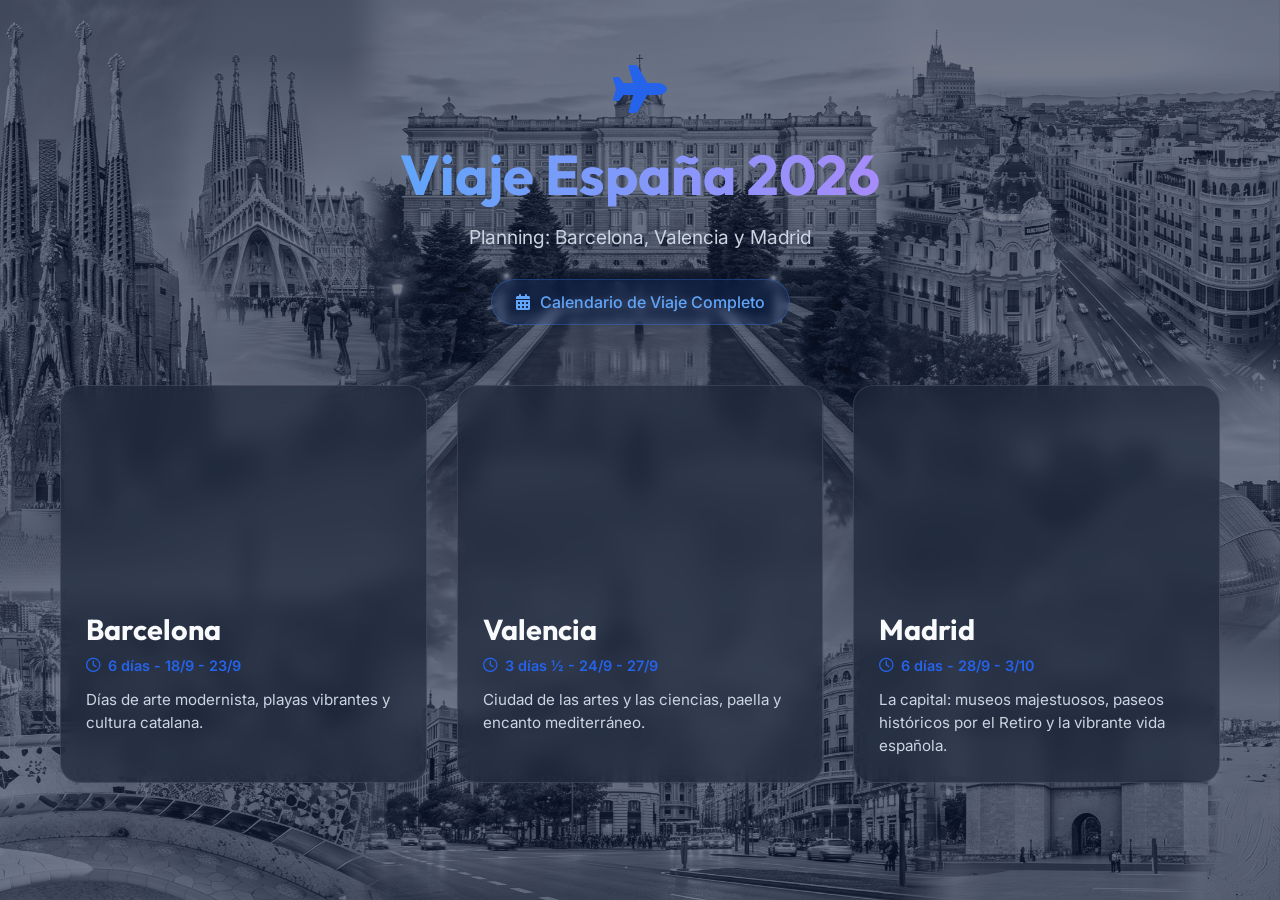
<file: index.html>
<!DOCTYPE html>
<html lang="es">

<head>
    <meta charset="UTF-8">
    <meta name="viewport" content="width=device-width, initial-scale=1.0">
    <title>Viaje España 2026</title>

    <!-- Google Fonts -->
    <link rel="preconnect" href="https://fonts.googleapis.com">
    <link rel="preconnect" href="https://fonts.gstatic.com" crossorigin>
    <link
        href="https://fonts.googleapis.com/css2?family=Inter:wght@300;400;500;600;700&family=Outfit:wght@400;500;600;700;800&display=swap"
        rel="stylesheet">

    <!-- FontAwesome -->
    <link rel="stylesheet" href="https://cdnjs.cloudflare.com/ajax/libs/font-awesome/6.4.0/css/all.min.css">

    <!-- Custom Style -->
    <link rel="stylesheet" href="landing-style.css">
</head>

<body>
    <!-- Background wrapper with opacity -->
    <div class="bg-wrapper"></div>

    <div class="landing-container">
        <header class="hero">
            <span class="icon-plane"><i class="fa-solid fa-plane"></i></span>
            <h1>Viaje España 2026</h1>
            <p>Planning: Barcelona, Valencia y Madrid</p>

            <a href="Barcelona/calendario.html" class="btn-calendar">
                <i class="fa-solid fa-calendar-days"></i> Calendario de Viaje Completo
            </a>
        </header>

        <div class="cards-grid">
            <!-- Barcelona Card -->
            <a href="Barcelona/index.html" class="city-card">
                <div class="card-image bg-bcn"></div>
                <div class="card-content">
                    <h2>Barcelona</h2>
                    <p class="dates"><i class="fa-regular fa-clock"></i> 6 días - 18/9 - 23/9</p>
                    <p class="desc">Días de arte modernista, playas vibrantes y cultura catalana.</p>
                </div>
            </a>

            <!-- Valencia Card -->
            <a href="Valencia/index.html" class="city-card">
                <div class="card-image bg-vlc"></div>
                <div class="card-content">
                    <h2>Valencia</h2>
                    <p class="dates"><i class="fa-regular fa-clock"></i> 3 días ½ - 24/9 - 27/9</p>
                    <p class="desc">Ciudad de las artes y las ciencias, paella y encanto mediterráneo.</p>
                </div>
            </a>

            <!-- Madrid Card -->
            <a href="Madrid/index.html" class="city-card">
                <div class="card-image bg-mad"></div>
                <div class="card-content">
                    <h2>Madrid</h2>
                    <p class="dates"><i class="fa-regular fa-clock"></i> 6 días - 28/9 - 3/10</p>
                    <p class="desc">La capital: museos majestuosos, paseos históricos por el Retiro y la vibrante vida española.</p>
                </div>
            </a>
        </div>
    </div>
</body>

</html>
</file>
<file: landing-style.css>
:root {
    --primary: #2563eb;
    --primary-hover: #1d4ed8;
    --bg-color: #0f172a;
    --card-bg: rgba(30, 41, 59, 0.7);
    --card-border: rgba(255, 255, 255, 0.1);
    --text-main: #f8fafc;
    --text-muted: #cbd5e1;
}

* {
    box-sizing: border-box;
    margin: 0;
    padding: 0;
}

body {
    font-family: 'Inter', sans-serif;
    color: var(--text-main);
    background-color: var(--bg-color);
    min-height: 100vh;
    overflow-x: hidden;
    position: relative;
}

/* Background Wrapper */
.bg-wrapper {
    position: fixed;
    top: 0;
    left: 0;
    width: 100vw;
    height: 100vh;
    background-image: url('fondopantalla.png');
    background-size: cover;
    background-position: center;
    background-repeat: no-repeat;
    opacity: 0.45; /* Aumentada para que se vea más claro */
    z-index: -1;
    mix-blend-mode: luminosity;
}

/* Add a dark gradient overlay to ensure text is readable */
body::before {
    content: '';
    position: fixed;
    top: 0;
    left: 0;
    width: 100vw;
    height: 100vh;
    background: linear-gradient(135deg, rgba(15, 23, 42, 0.5) 0%, rgba(15, 23, 42, 0.85) 100%); /* Overlay más ligero */
    z-index: -1;
}

.landing-container {
    max-width: 1200px;
    margin: 0 auto;
    padding: 60px 20px;
    display: flex;
    flex-direction: column;
    align-items: center;
}

.hero {
    text-align: center;
    margin-bottom: 60px;
    animation: fadeInDown 1s ease-out;
}

.icon-plane {
    font-size: 3rem;
    color: var(--primary);
    margin-bottom: 20px;
    display: inline-block;
}

.hero h1 {
    font-family: 'Outfit', sans-serif;
    font-size: 3.5rem;
    font-weight: 700;
    margin-bottom: 15px;
    background: linear-gradient(to right, #60a5fa, #a78bfa);
    -webkit-background-clip: text;
    -webkit-text-fill-color: transparent;
}

.hero p {
    font-size: 1.2rem;
    color: var(--text-muted);
    max-width: 600px;
    margin: 0 auto 30px auto;
}

.btn-calendar {
    display: inline-flex;
    align-items: center;
    gap: 10px;
    padding: 12px 24px;
    background: rgba(37, 99, 235, 0.1);
    color: #60a5fa;
    border: 1px solid rgba(59, 130, 246, 0.3);
    border-radius: 50px;
    text-decoration: none;
    font-weight: 500;
    transition: all 0.3s ease;
    backdrop-filter: blur(4px);
}

.btn-calendar:hover {
    background: rgba(37, 99, 235, 0.2);
    border-color: rgba(59, 130, 246, 0.5);
    transform: translateY(-2px);
    box-shadow: 0 4px 12px rgba(37, 99, 235, 0.2);
}

.cards-grid {
    display: grid;
    grid-template-columns: repeat(auto-fit, minmax(300px, 1fr));
    gap: 30px;
    width: 100%;
}

.city-card {
    background: var(--card-bg);
    border: 1px solid var(--card-border);
    border-radius: 20px;
    overflow: hidden;
    text-decoration: none;
    color: inherit;
    transition: all 0.4s cubic-bezier(0.175, 0.885, 0.32, 1.275);
    backdrop-filter: blur(10px);
    position: relative;
    display: flex;
    flex-direction: column;
    animation: fadeInUp 1s ease-out backwards;
}

.city-card:nth-child(1) { animation-delay: 0.2s; }
.city-card:nth-child(2) { animation-delay: 0.4s; }
.city-card:nth-child(3) { animation-delay: 0.6s; }

.city-card:hover:not(.disabled) {
    transform: translateY(-10px);
    border-color: rgba(255, 255, 255, 0.3);
    box-shadow: 0 15px 30px rgba(0, 0, 0, 0.3);
}

.card-image {
    height: 200px;
    background-size: cover;
    background-position: center;
    position: relative;
}

.bg-bcn {
    background-image: url('https://upload.wikimedia.org/wikipedia/commons/e/ee/Sagrada_Familia_01.jpg');
}
.bg-vlc {
    background-image: url('https://connectingvalencia.com/wp-content/uploads/2025/03/hemisferic-and-queen-sofia-palace-of-arts-valencia-2-600x400.jpg');
}
.bg-mad {
    background-image: url('https://images.unsplash.com/photo-1539037116277-4db20889f2d4?w=800');
}

.card-content {
    padding: 25px;
    flex: 1;
    display: flex;
    flex-direction: column;
}

.city-card h2 {
    font-family: 'Outfit', sans-serif;
    font-size: 1.8rem;
    margin-bottom: 10px;
}

.dates {
    color: var(--primary);
    font-weight: 600;
    font-size: 0.9rem;
    margin-bottom: 15px;
    display: flex;
    align-items: center;
    gap: 8px;
}

.desc {
    color: var(--text-muted);
    line-height: 1.5;
    font-size: 0.95rem;
}

.badge-soon {
    position: absolute;
    top: 20px;
    right: 20px;
    background: rgba(0, 0, 0, 0.7);
    color: #fff;
    padding: 5px 12px;
    border-radius: 20px;
    font-size: 0.8rem;
    font-weight: 600;
    border: 1px solid rgba(255,255,255,0.2);
    backdrop-filter: blur(4px);
    z-index: 2;
}

.city-card.disabled {
    opacity: 0.7;
    cursor: default;
}

@keyframes fadeInDown {
    from { opacity: 0; transform: translateY(-30px); }
    to { opacity: 1; transform: translateY(0); }
}

@keyframes fadeInUp {
    from { opacity: 0; transform: translateY(30px); }
    to { opacity: 1; transform: translateY(0); }
}

@media (max-width: 768px) {
    .hero h1 {
        font-size: 2.5rem;
    }
    .cards-grid {
        grid-template-columns: 1fr;
    }
}
</file>
